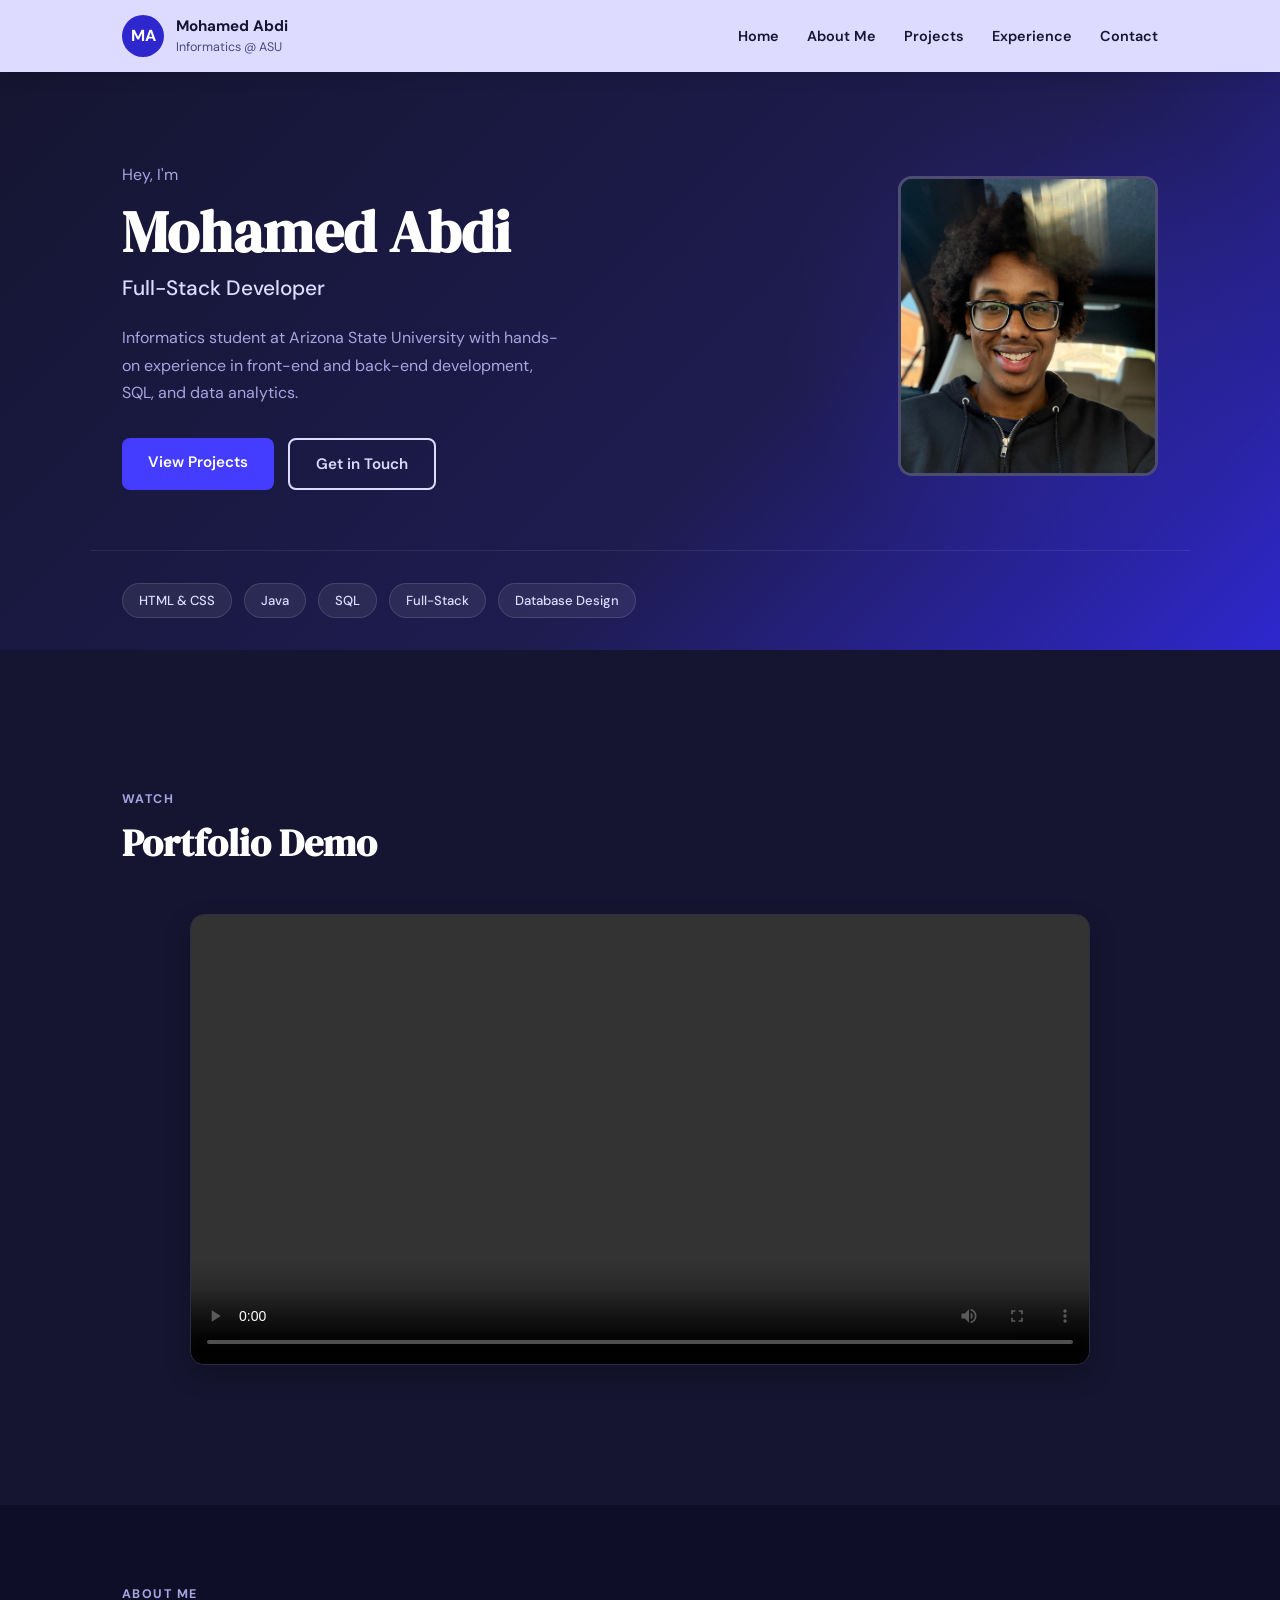
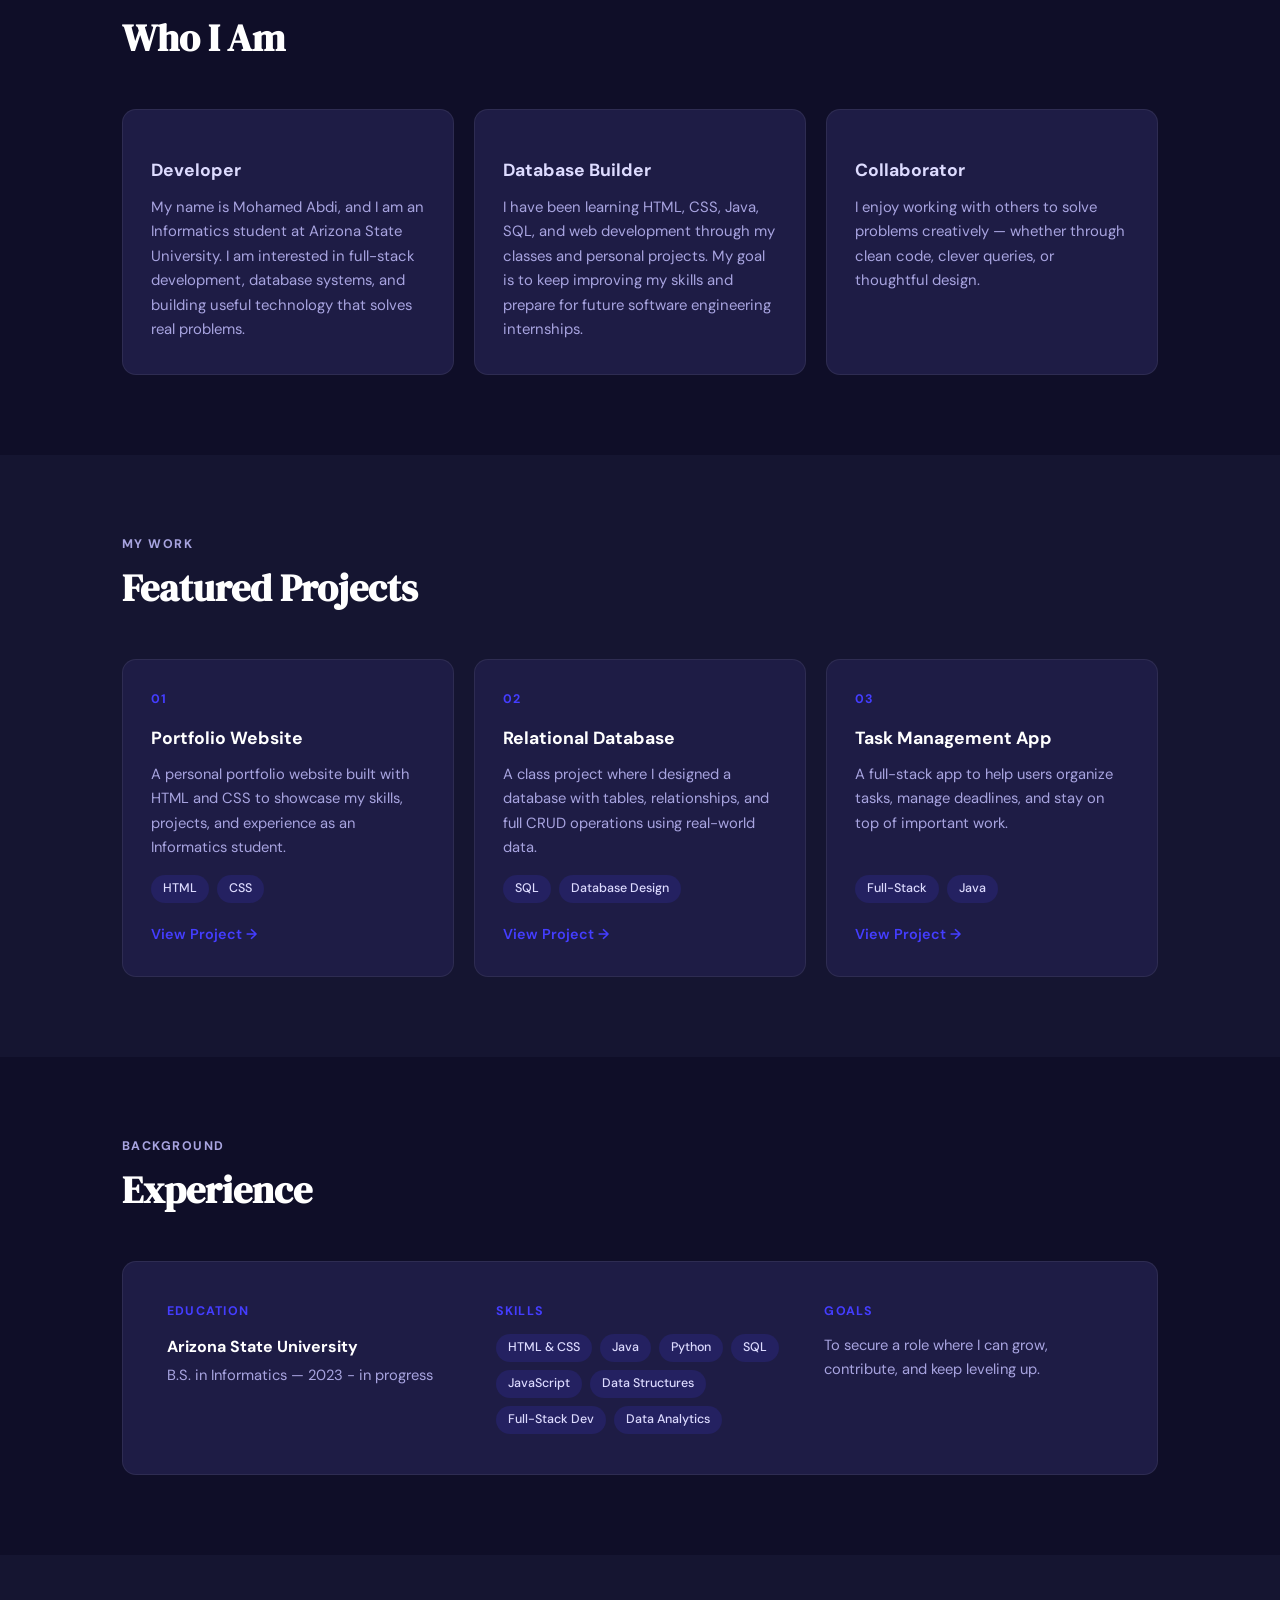
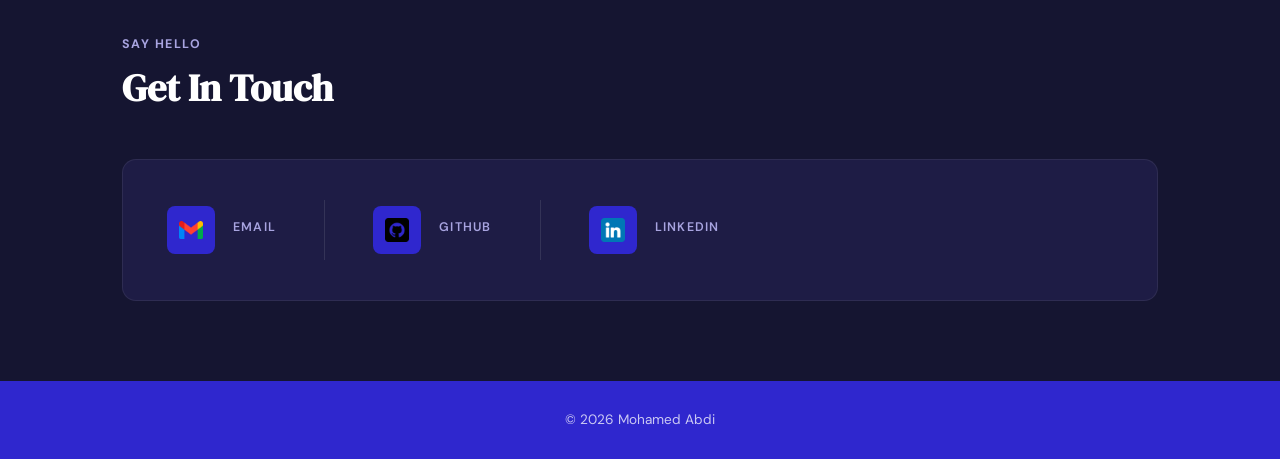
<file: index.html>
<!doctype html>
<html lang="en">
  <head>
    <meta charset="UTF-8" />
    <meta name="viewport" content="width=device-width, initial-scale=1.0" />
    <title>Mohamed Abdi | Portfolio</title>
    <!-- Google tag (gtag.js) -->
    <script
      async
      src="https://www.googletagmanager.com/gtag/js?id=G-4D2V40XH4Q"
    ></script>
    <script>
      window.dataLayer = window.dataLayer || [];
      function gtag() {
        dataLayer.push(arguments);
      }
      gtag("js", new Date());

      gtag("config", "G-4D2V40XH4Q");
    </script>
    <link rel="preconnect" href="https://fonts.googleapis.com" />
    <link rel="preconnect" href="https://fonts.gstatic.com" crossorigin />
    <link
      href="https://fonts.googleapis.com/css2?family=DM+Sans:wght@400;500;600;700&family=DM+Serif+Display&display=swap"
      rel="stylesheet"
    />
    <link rel="stylesheet" href="style.css" />
  </head>

  <body>
    <header>
      <div class="navbar-container">
        <div class="brand">
          <div class="logo-circle">MA</div>
          <div class="brand-text">
            <span class="brand-name">Mohamed Abdi</span>
            <span class="brand-sub">Informatics @ ASU</span>
          </div>
        </div>
        <nav>
          <a href="index.html">Home</a>
          <a href="about.html">About Me</a>
          <a href="project.html">Projects</a>
          <a href="experience.html">Experience</a>
          <a href="contact.html">Contact</a>
        </nav>
      </div>
    </header>

    <main>
      <!-- HERO -->
      <section class="hero" id="home">
        <div class="hero-content">
          <div class="hero-text">
            <p class="hero-tag">Hey, I'm</p>
            <h1>Mohamed Abdi</h1>
            <h2>Full-Stack Developer</h2>
            <p class="hero-subtext">
              Informatics student at Arizona State University with hands-on
              experience in front-end and back-end development, SQL, and data
              analytics.
            </p>
            <div class="hero-actions">
              <a href="#projects" class="btn btn-primary">View Projects</a>
              <a href="#contact" class="btn btn-outline">Get in Touch</a>
            </div>
          </div>
          <div class="hero-image">
            <div class="image-frame">
              <img src="newpfp.jpg" alt="Mohamed Abdi" />
            </div>
          </div>
        </div>

        <div class="hero-skills">
          <span>HTML &amp; CSS</span>
          <span>Java</span>
          <span>SQL</span>
          <span>Full-Stack</span>
          <span>Database Design</span>
        </div>
      </section>
      <section class="video-section">
        <div class="section-inner">
          <div class="section-label">Watch</div>
          <h2 class="section-title">Portfolio Demo</h2>
          <div class="video-container">
            <video controls>
              <source src="demo.mp4" type="video/mp4" />
              Your browser does not support the video tag.
            </video>
          </div>
        </div>
      </section>
      <!-- ABOUT -->
      <section class="about-section" id="about">
        <div class="section-inner">
          <div class="section-label">About Me</div>
          <h2 class="section-title">Who I Am</h2>
          <div class="about-grid">
            <div class="about-card">
              <div class="about-icon"></div>
              <h3>Developer</h3>
              <p>
                My name is Mohamed Abdi, and I am an Informatics student at
                Arizona State University. I am interested in full-stack
                development, database systems, and building useful technology
                that solves real problems.
              </p>
            </div>
            <div class="about-card">
              <div class="about-icon"></div>
              <h3>Database Builder</h3>
              <p>
                I have been learning HTML, CSS, Java, SQL, and web development
                through my classes and personal projects. My goal is to keep
                improving my skills and prepare for future software engineering
                internships.
              </p>
            </div>
            <div class="about-card">
              <div class="about-icon"></div>
              <h3>Collaborator</h3>
              <p>
                I enjoy working with others to solve problems creatively —
                whether through clean code, clever queries, or thoughtful
                design.
              </p>
            </div>
          </div>
        </div>
      </section>

      <!-- PROJECTS -->
      <section class="projects-section" id="projects">
        <div class="section-inner">
          <div class="section-label">My Work</div>
          <h2 class="section-title">Featured Projects</h2>

          <div class="projects-grid">
            <div class="project-card">
              <div class="project-number">01</div>
              <h3>Portfolio Website</h3>
              <p>
                A personal portfolio website built with HTML and CSS to showcase
                my skills, projects, and experience as an Informatics student.
              </p>
              <div class="project-tags"><span>HTML</span><span>CSS</span></div>
              <a
                href="https://www.notion.so/Portfolio-Website-353a3ae11b1680b5832ac9e9ce7c15ce?source=copy_link"
                class="project-btn"
                >View Project →</a
              >
            </div>

            <div class="project-card">
              <div class="project-number">02</div>
              <h3>Relational Database</h3>
              <p>
                A class project where I designed a database with tables,
                relationships, and full CRUD operations using real-world data.
              </p>
              <div class="project-tags">
                <span>SQL</span><span>Database Design</span>
              </div>
              <a
                href="https://www.notion.so/Relational-Database-Project-353a3ae11b168030ab91e19347f52052?source=copy_link"
                class="project-btn"
                >View Project →</a
              >
            </div>

            <div class="project-card">
              <div class="project-number">03</div>
              <h3>Task Management App</h3>
              <p>
                A full-stack app to help users organize tasks, manage deadlines,
                and stay on top of important work.
              </p>
              <div class="project-tags">
                <span>Full-Stack</span><span>Java</span>
              </div>
              <a
                href="https://www.notion.so/Java-OOP-Application-353a3ae11b16800396c2ee533c3f7128?source=copy_link"
                class="project-btn"
                >View Project →</a
              >
            </div>
          </div>
        </div>
      </section>

      <!-- EXPERIENCE -->
      <section class="resume-section" id="resume">
        <div class="section-inner">
          <div class="section-label">Background</div>
          <h2 class="section-title">Experience</h2>
          <div class="resume-card">
            <div class="resume-row">
              <div class="resume-block">
                <h3>Education</h3>
                <p class="resume-place">Arizona State University</p>
                <p class="resume-detail">
                  B.S. in Informatics — 2023 - in progress
                </p>
              </div>
              <div class="resume-block">
                <h3>Skills</h3>
                <div class="skills-list">
                  <span>HTML &amp; CSS</span>
                  <span>Java</span>
                  <span>Python</span>
                  <span>SQL</span>
                  <span>JavaScript</span>
                  <span>Data Structures</span>
                  <span>Full-Stack Dev</span>
                  <span>Data Analytics</span>
                </div>
              </div>
              <div class="resume-block">
                <h3>Goals</h3>
                <p class="resume-detail">
                  To secure a role where I can grow, contribute, and keep
                  leveling up.
                </p>
              </div>
            </div>
          </div>
        </div>
      </section>

      <!-- CONTACT -->
      <section class="contact-section" id="contact">
        <div class="section-inner">
          <div class="section-label">Say Hello</div>
          <h2 class="section-title">Get In Touch</h2>
          <div class="contact-card">
            <a href="mailto:mabdi6@asu.edu" class="contact-item">
              <div class="contact-icon">
                <img src="gmail-icon.png" alt="Email" />
              </div>
              <div>
                <p class="contact-label">Email</p>
                <p class="contact-value">mabdi6@asu.edu</p>
              </div>
            </a>
            <div class="contact-divider"></div>

            <a
              href="https://github.com/mabdi6"
              target="_blank"
              class="contact-item"
            >
              <div class="contact-icon">
                <img src="github-icon.png" alt="GitHub" />
              </div>
              <div>
                <p class="contact-label">GitHub</p>
                <p class="contact-value">github.com/mabdi6</p>
              </div>
            </a>
            <div class="contact-divider"></div>

            <a
              href="https://www.linkedin.com/in/mohamedabdi2023/"
              target="_blank"
              class="contact-item"
            >
              <div class="contact-icon">
                <img src="linkedin-icon.png" alt="LinkedIn" />
              </div>
              <div>
                <p class="contact-label">LinkedIn</p>
                <p class="contact-value">linkedin.com/in/mohamedabdi2023</p>
              </div>
            </a>
          </div>
        </div>
      </section>
    </main>

    <footer>
      <p>© 2026 Mohamed Abdi</p>
    </footer>
  </body>
</html>
</file>
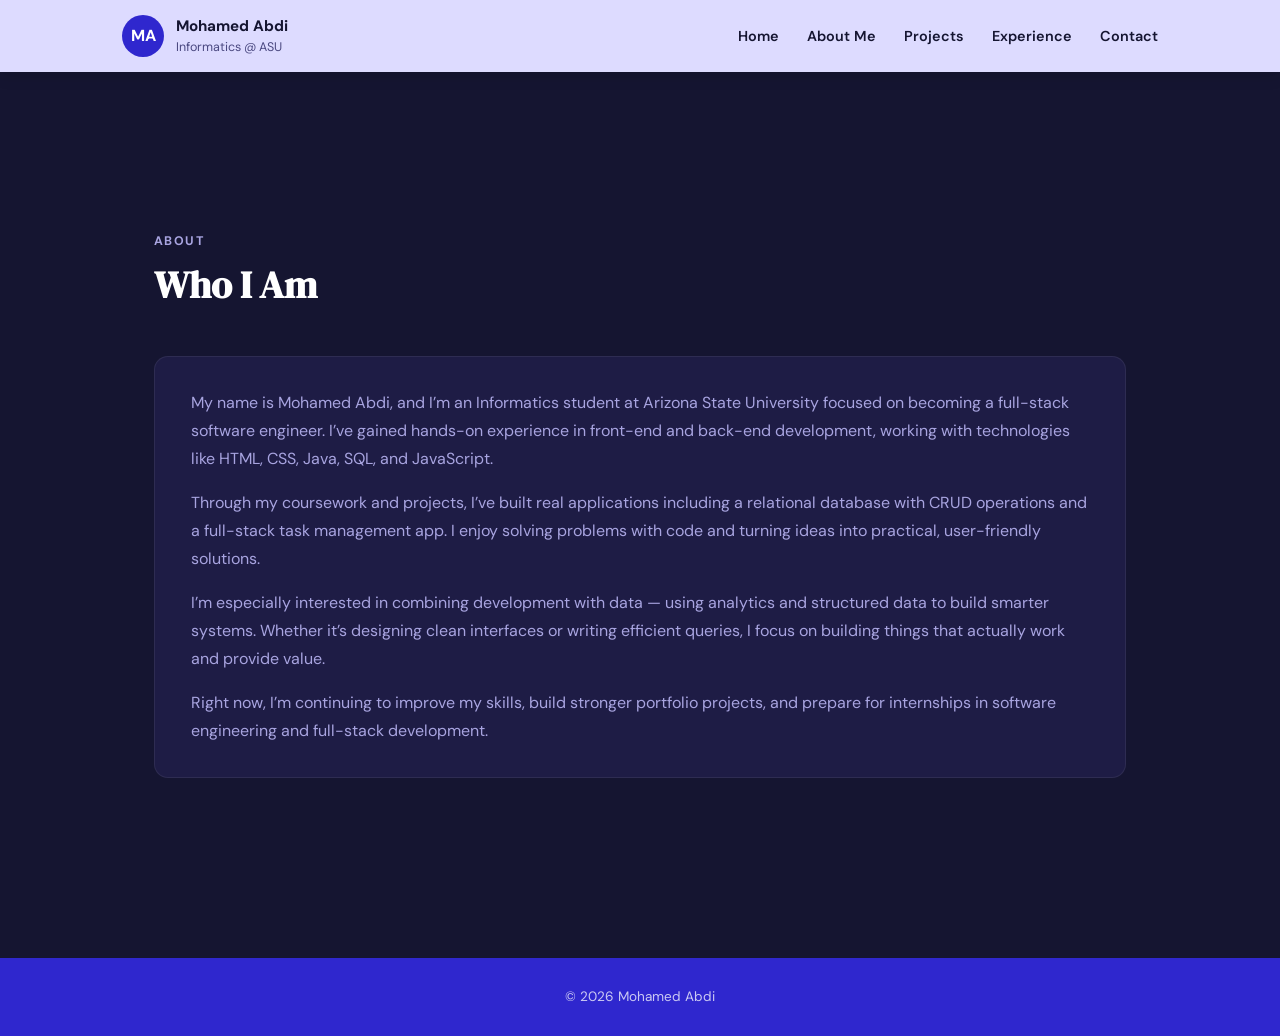
<file: about.html>
<!doctype html>
<html lang="en">
  <head>
    <meta charset="UTF-8" />
    <meta name="viewport" content="width=device-width, initial-scale=1.0" />
    <title>Mohamed Abdi | About Me</title>
    <!-- Google tag (gtag.js) -->
    <script
      async
      src="https://www.googletagmanager.com/gtag/js?id=G-4D2V40XH4Q"
    ></script>
    <script>
      window.dataLayer = window.dataLayer || [];
      function gtag() {
        dataLayer.push(arguments);
      }
      gtag("js", new Date());

      gtag("config", "G-4D2V40XH4Q");
    </script>
    <link rel="preconnect" href="https://fonts.googleapis.com" />
    <link rel="preconnect" href="https://fonts.gstatic.com" crossorigin />
    <link
      href="https://fonts.googleapis.com/css2?family=DM+Sans:wght@400;500;600;700&family=DM+Serif+Display&display=swap"
      rel="stylesheet"
    />
    <link rel="stylesheet" href="style.css" />
  </head>

  <body>
    <header>
      <div class="navbar-container">
        <div class="brand">
          <div class="logo-circle">MA</div>
          <div class="brand-text">
            <span class="brand-name">Mohamed Abdi</span>
            <span class="brand-sub">Informatics @ ASU</span>
          </div>
        </div>
        <nav>
          <a href="index.html">Home</a>
          <a href="about.html">About Me</a>
          <a href="project.html">Projects</a>
          <a href="experience.html">Experience</a>
          <a href="contact.html">Contact</a>
        </nav>
      </div>
    </header>

    <main>
      <section class="page-section">
        <div class="section-inner">
          <div class="section-label">About</div>
          <h2 class="section-title">Who I Am</h2>

          <div class="about-detail-card">
            <p>
              My name is Mohamed Abdi, and I’m an Informatics student at Arizona
              State University focused on becoming a full-stack software
              engineer. I’ve gained hands-on experience in front-end and
              back-end development, working with technologies like HTML, CSS,
              Java, SQL, and JavaScript.
            </p>

            <p>
              Through my coursework and projects, I’ve built real applications
              including a relational database with CRUD operations and a
              full-stack task management app. I enjoy solving problems with code
              and turning ideas into practical, user-friendly solutions.
            </p>

            <p>
              I’m especially interested in combining development with data —
              using analytics and structured data to build smarter systems.
              Whether it’s designing clean interfaces or writing efficient
              queries, I focus on building things that actually work and provide
              value.
            </p>

            <p>
              Right now, I’m continuing to improve my skills, build stronger
              portfolio projects, and prepare for internships in software
              engineering and full-stack development.
            </p>
          </div>
        </div>
      </section>
    </main>

    <footer>
      <p>© 2026 Mohamed Abdi</p>
    </footer>
  </body>
</html>
</file>
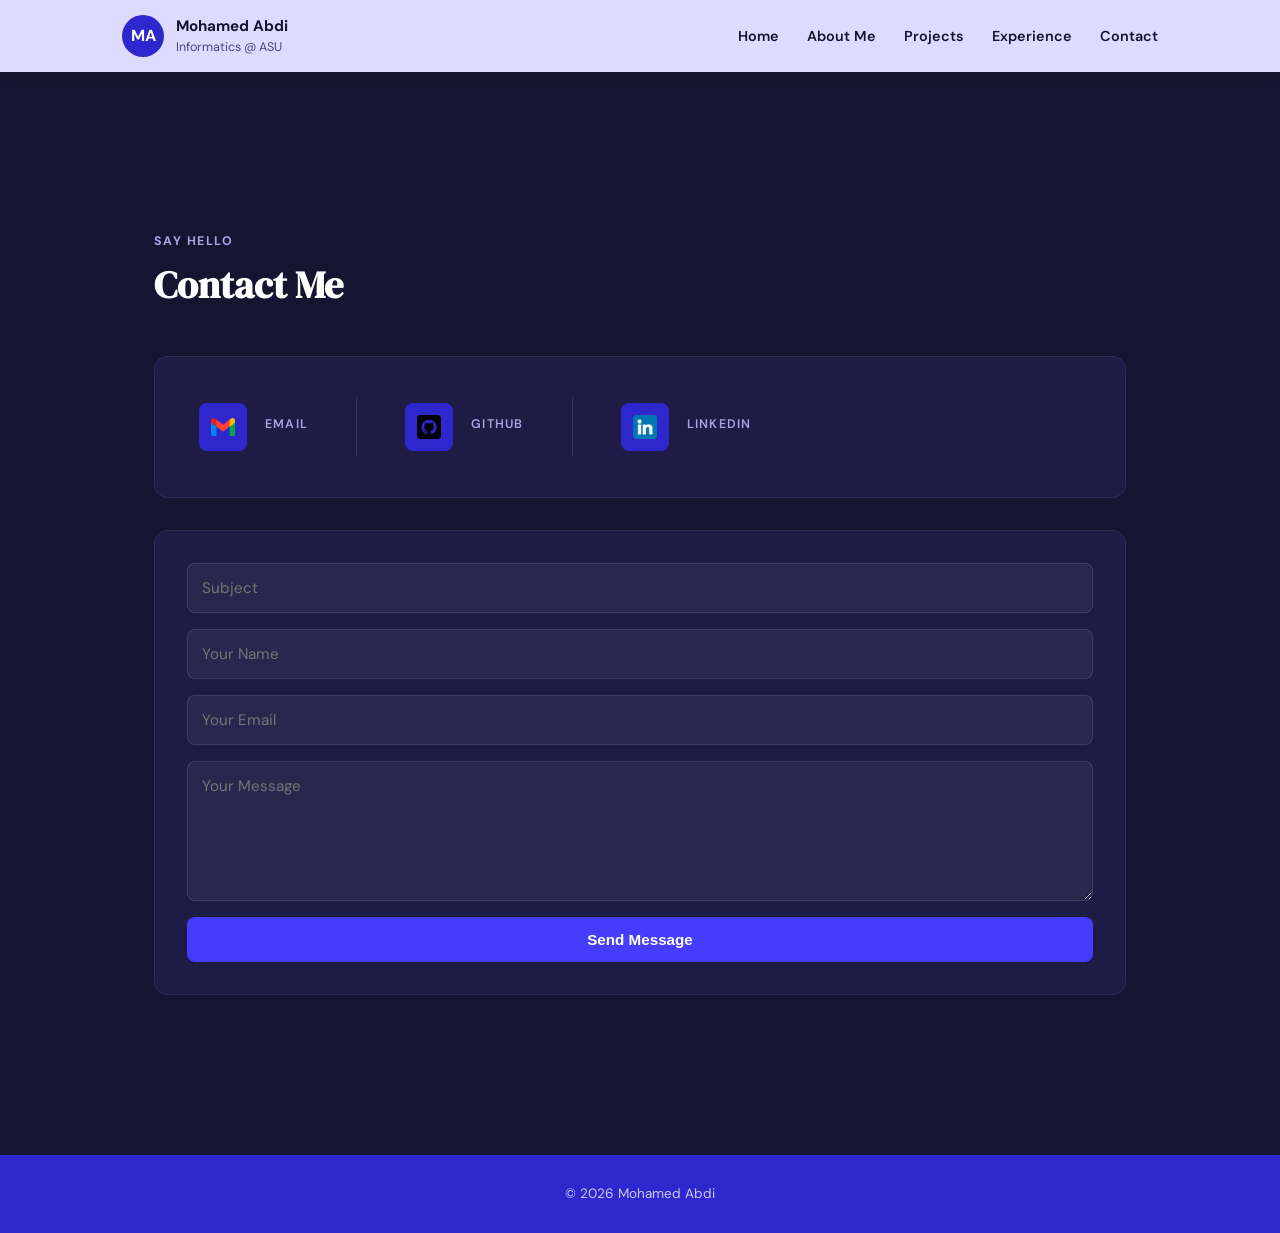
<file: contact.html>
<!doctype html>
<html lang="en">
  <head>
    <meta charset="UTF-8" />
    <meta name="viewport" content="width=device-width, initial-scale=1.0" />
    <title>Mohamed Abdi | Contact</title>
    <!-- Google tag (gtag.js) -->
    <script
      async
      src="https://www.googletagmanager.com/gtag/js?id=G-4D2V40XH4Q"
    ></script>
    <script>
      window.dataLayer = window.dataLayer || [];
      function gtag() {
        dataLayer.push(arguments);
      }
      gtag("js", new Date());

      gtag("config", "G-4D2V40XH4Q");
    </script>
    <link rel="preconnect" href="https://fonts.googleapis.com" />
    <link rel="preconnect" href="https://fonts.gstatic.com" crossorigin />
    <link
      href="https://fonts.googleapis.com/css2?family=DM+Sans:wght@400;500;600;700&family=DM+Serif+Display&display=swap"
      rel="stylesheet"
    />
    <link rel="stylesheet" href="style.css" />
  </head>

  <body>
    <header>
      <div class="navbar-container">
        <div class="brand">
          <div class="logo-circle">MA</div>
          <div class="brand-text">
            <span class="brand-name">Mohamed Abdi</span>
            <span class="brand-sub">Informatics @ ASU</span>
          </div>
        </div>
        <nav>
          <a href="index.html">Home</a>
          <a href="about.html">About Me</a>
          <a href="project.html">Projects</a>
          <a href="experience.html">Experience</a>
          <a href="contact.html">Contact</a>
        </nav>
      </div>
    </header>

    <main>
      <section class="page-section">
        <div class="section-inner">
          <div class="section-label">Say Hello</div>
          <h2 class="section-title">Contact Me</h2>

          <div class="contact-card">
            <a href="mailto:mabdi6@asu.edu" class="contact-item">
              <div class="contact-icon">
                <img src="gmail-icon.png" alt="Email" />
              </div>
              <div>
                <p class="contact-label">Email</p>
                <p class="contact-value">mabdi6@asu.edu</p>
              </div>
            </a>

            <div class="contact-divider"></div>

            <a
              href="https://github.com/mabdi6-Abdi"
              target="_blank"
              class="contact-item"
            >
              <div class="contact-icon">
                <img src="github-icon.png" alt="GitHub" />
              </div>
              <div>
                <p class="contact-label">GitHub</p>
                <p class="contact-value">github.com/mabdi6-Abdi</p>
              </div>
            </a>

            <div class="contact-divider"></div>

            <a
              href="https://www.linkedin.com/in/mohamedabdi2023/"
              target="_blank"
              class="contact-item"
            >
              <div class="contact-icon">
                <img src="linkedin-icon.png" alt="LinkedIn" />
              </div>
              <div>
                <p class="contact-label">LinkedIn</p>
                <p class="contact-value">linkedin.com/in/mohamedabdi2023</p>
              </div>
            </a>
          </div>

          <form action="#" class="contact-form">
            <input type="text" placeholder="Subject" required />
            <input type="text" placeholder="Your Name" required />
            <input type="email" placeholder="Your Email" required />
            <textarea placeholder="Your Message" required></textarea>
            <button type="submit">Send Message</button>
          </form>
        </div>
      </section>
    </main>

    <footer>
      <p>© 2026 Mohamed Abdi</p>
    </footer>
  </body>
</html>
</file>
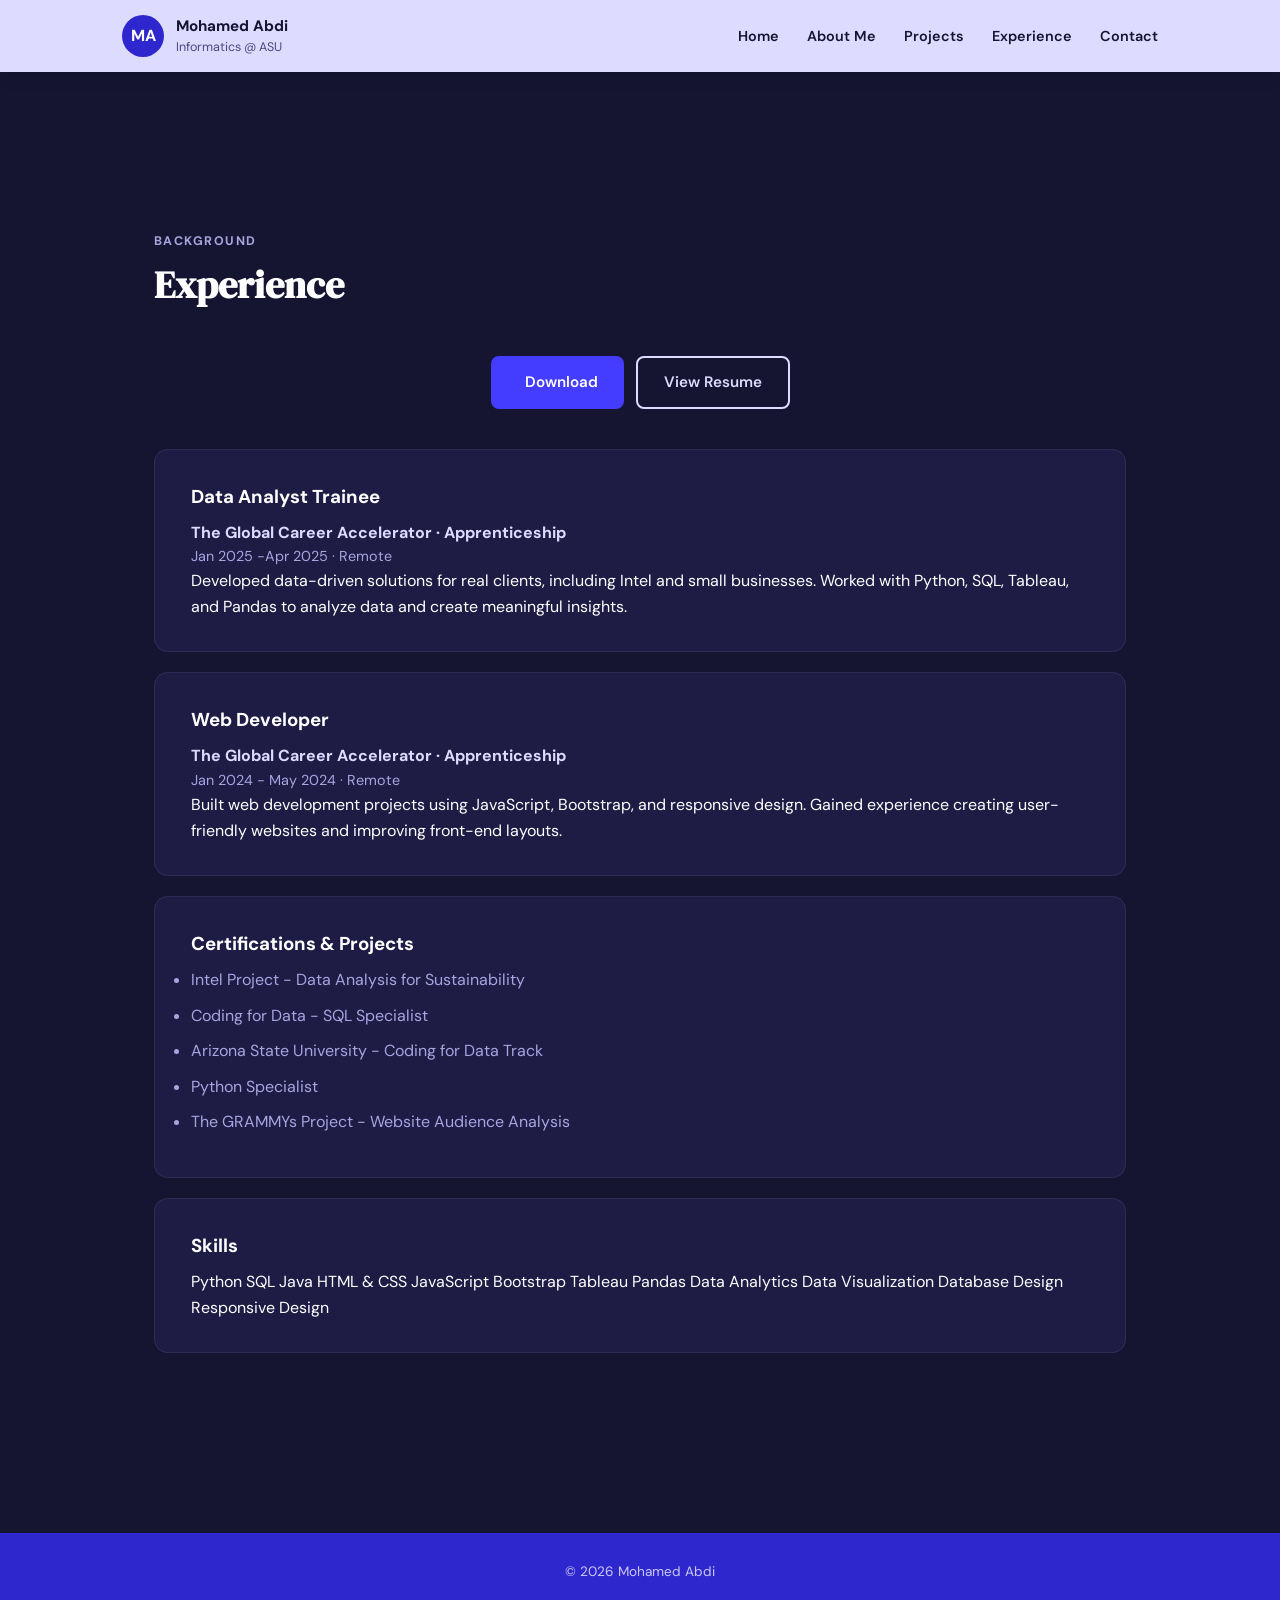
<file: experience.html>
<!doctype html>
<html lang="en">
  <head>
    <meta charset="UTF-8" />
    <meta name="viewport" content="width=device-width, initial-scale=1.0" />
    <title>Experience | Mohamed Abdi</title>
    <!-- Google tag (gtag.js) -->
    <script
      async
      src="https://www.googletagmanager.com/gtag/js?id=G-4D2V40XH4Q"
    ></script>
    <script>
      window.dataLayer = window.dataLayer || [];
      function gtag() {
        dataLayer.push(arguments);
      }
      gtag("js", new Date());

      gtag("config", "G-4D2V40XH4Q");
    </script>
    <link rel="preconnect" href="https://fonts.googleapis.com" />
    <link rel="preconnect" href="https://fonts.gstatic.com" crossorigin />
    <link
      href="https://fonts.googleapis.com/css2?family=DM+Sans:wght@400;500;600;700&family=DM+Serif+Display&display=swap"
      rel="stylesheet"
    />
    <link rel="stylesheet" href="style.css" />
  </head>

  <body>
    <header>
      <div class="navbar-container">
        <div class="brand">
          <div class="logo-circle">MA</div>
          <div class="brand-text">
            <span class="brand-name">Mohamed Abdi</span>
            <span class="brand-sub">Informatics @ ASU</span>
          </div>
        </div>
        <nav>
          <a href="index.html">Home</a>
          <a href="about.html">About Me</a>
          <a href="project.html">Projects</a>
          <a href="experience.html">Experience</a>
          <a href="contact.html">Contact</a>
        </nav>
      </div>
    </header>

    <main>
      <section class="page-section">
        <div class="section-inner">
          <div class="section-label">Background</div>
          <h2 class="section-title">Experience</h2>

          <!-- Resume Download Button -->
          <div style="margin-bottom: 40px; text-align: center">
            <div style="display: inline-flex; gap: 12px">
              <a
                href="Job Resume v3.pdf"
                download
                class="btn btn-primary"
                style="display: inline-flex; align-items: center; gap: 8px"
              >
                <span></span>Download
              </a>
              <a
                href="Job Resume v3.pdf"
                target="_blank"
                class="btn btn-outline"
                style="display: inline-flex; align-items: center"
              >
                <span></span>View Resume
              </a>
            </div>
          </div>

          <div class="experience-detail-card">
            <h3>Data Analyst Trainee</h3>
            <p class="experience-company">
              The Global Career Accelerator · Apprenticeship
            </p>
            <p class="experience-date">Jan 2025 -Apr 2025 · Remote</p>
            <p>
              Developed data-driven solutions for real clients, including Intel
              and small businesses. Worked with Python, SQL, Tableau, and Pandas
              to analyze data and create meaningful insights.
            </p>
          </div>

          <div class="experience-detail-card">
            <h3>Web Developer</h3>
            <p class="experience-company">
              The Global Career Accelerator · Apprenticeship
            </p>
            <p class="experience-date">Jan 2024 - May 2024 · Remote</p>
            <p>
              Built web development projects using JavaScript, Bootstrap, and
              responsive design. Gained experience creating user-friendly
              websites and improving front-end layouts.
            </p>
          </div>

          <div class="experience-detail-card">
            <h3>Certifications & Projects</h3>
            <ul>
              <li>Intel Project - Data Analysis for Sustainability</li>
              <li>Coding for Data - SQL Specialist</li>
              <li>Arizona State University - Coding for Data Track</li>
              <li>Python Specialist</li>
              <li>The GRAMMYs Project - Website Audience Analysis</li>
            </ul>
          </div>

          <div class="experience-detail-card">
            <h3>Skills</h3>
            <div class="skills">
              <span class="skill">Python</span>
              <span class="skill">SQL</span>
              <span class="skill">Java</span>
              <span class="skill">HTML & CSS</span>
              <span class="skill">JavaScript</span>
              <span class="skill">Bootstrap</span>
              <span class="skill">Tableau</span>
              <span class="skill">Pandas</span>
              <span class="skill">Data Analytics</span>
              <span class="skill">Data Visualization</span>
              <span class="skill">Database Design</span>
              <span class="skill">Responsive Design</span>
            </div>
          </div>
        </div>
      </section>
    </main>

    <footer>
      <p>© 2026 Mohamed Abdi</p>
    </footer>
  </body>
</html>
</file>
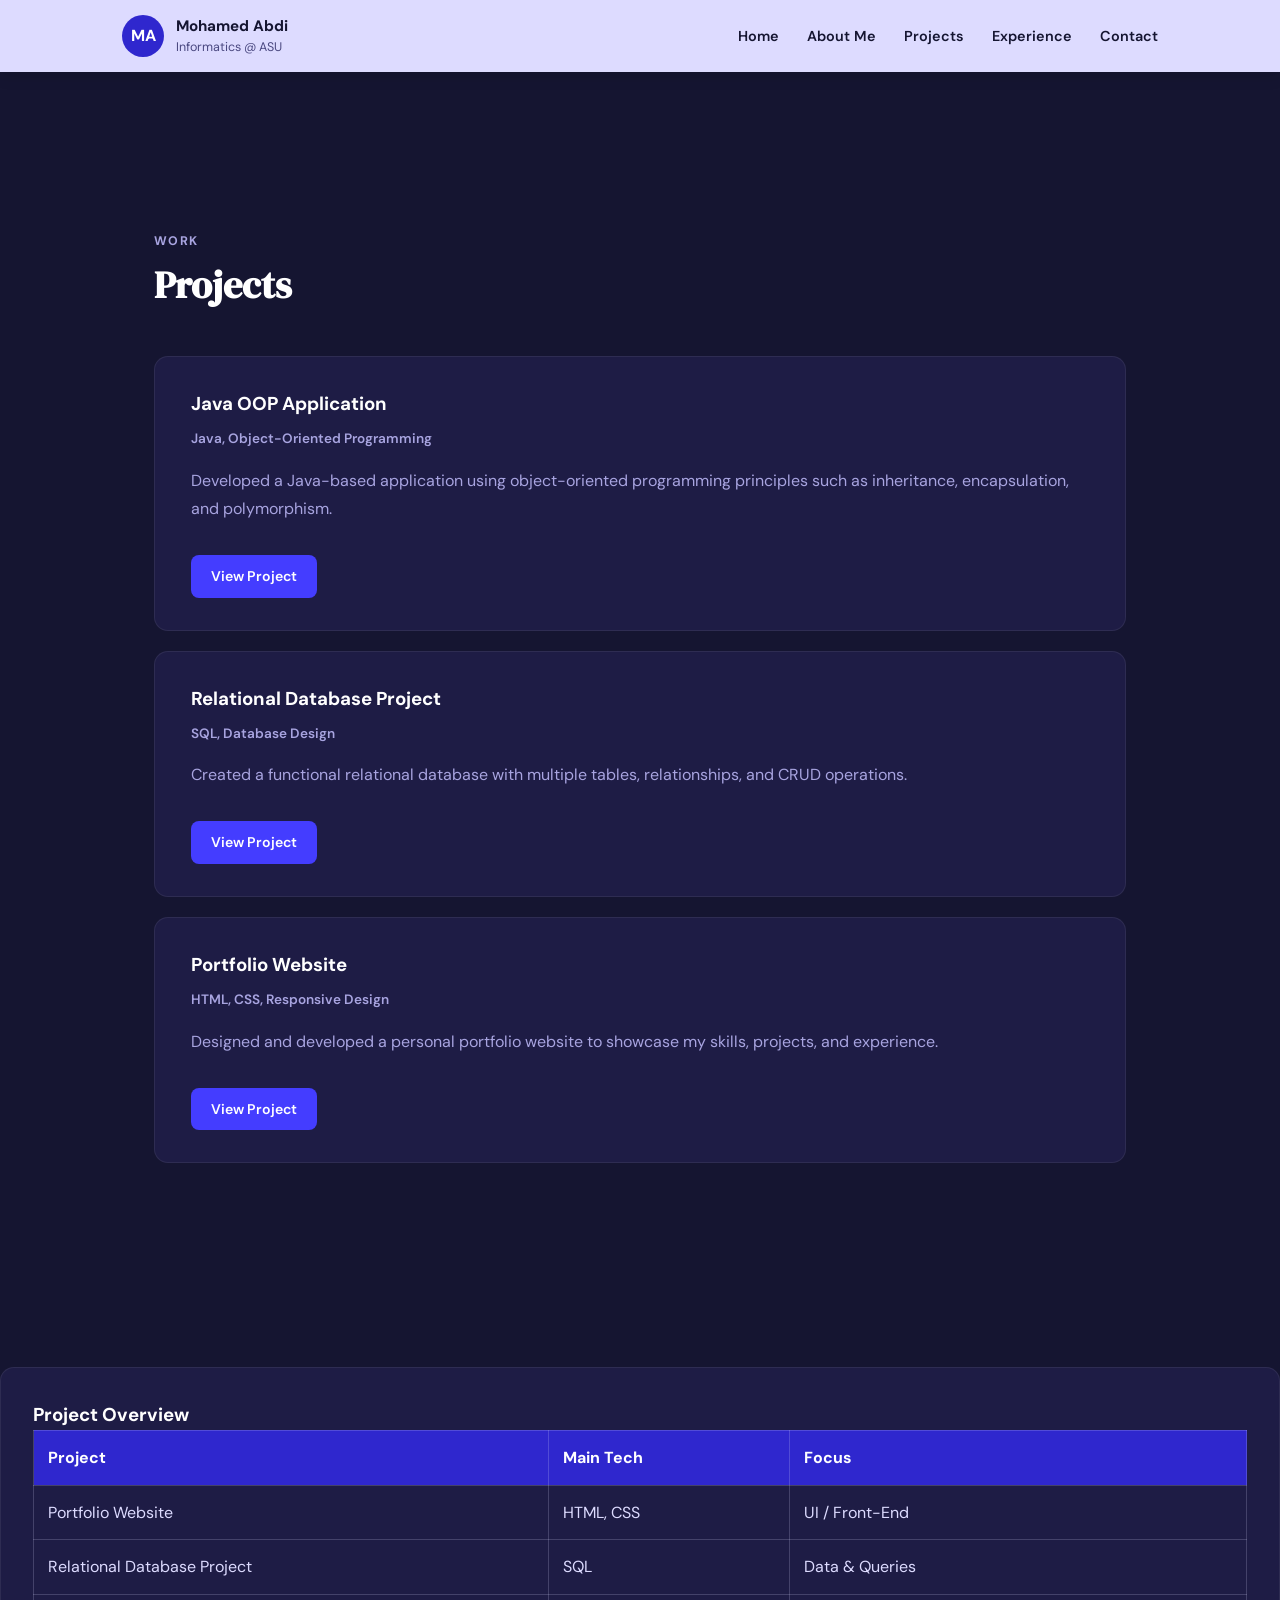
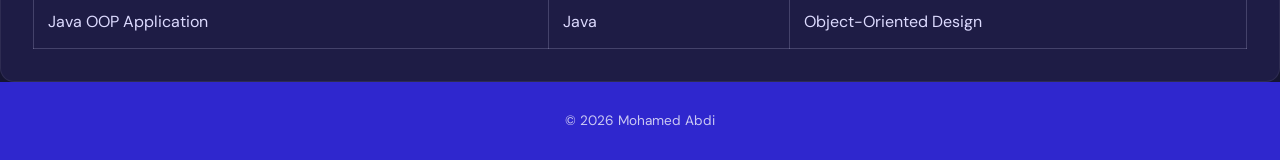
<file: project.html>
<!doctype html>
<html lang="en">
  <head>
    <meta charset="UTF-8" />
    <meta name="viewport" content="width=device-width, initial-scale=1.0" />
    <title>Mohamed Abdi | Project</title>
    <!-- Google tag (gtag.js) -->
    <script
      async
      src="https://www.googletagmanager.com/gtag/js?id=G-4D2V40XH4Q"
    ></script>
    <script>
      window.dataLayer = window.dataLayer || [];
      function gtag() {
        dataLayer.push(arguments);
      }
      gtag("js", new Date());

      gtag("config", "G-4D2V40XH4Q");
    </script>
    <link rel="preconnect" href="https://fonts.googleapis.com" />
    <link rel="preconnect" href="https://fonts.gstatic.com" crossorigin />
    <link
      href="https://fonts.googleapis.com/css2?family=DM+Sans:wght@400;500;600;700&family=DM+Serif+Display&display=swap"
      rel="stylesheet"
    />
    <link rel="stylesheet" href="style.css" />
  </head>

  <body>
    <header>
      <div class="navbar-container">
        <div class="brand">
          <div class="logo-circle">MA</div>
          <div class="brand-text">
            <span class="brand-name">Mohamed Abdi</span>
            <span class="brand-sub">Informatics @ ASU</span>
          </div>
        </div>
        <nav>
          <a href="index.html">Home</a>
          <a href="about.html">About Me</a>
          <a href="project.html">Projects</a>
          <a href="experience.html">Experience</a>
          <a href="contact.html">Contact</a>
        </nav>
      </div>
    </header>

    <main>
      <section class="page-section">
        <div class="section-inner">
          <div class="section-label">Work</div>
          <h2 class="section-title">Projects</h2>

          <div class="project-detail-card">
            <h3>Java OOP Application</h3>
            <p class="project-tech">Java, Object-Oriented Programming</p>
            <p>
              Developed a Java-based application using object-oriented
              programming principles such as inheritance, encapsulation, and
              polymorphism.
            </p>
            <a
              href="https://www.notion.so/Java-OOP-Application-353a3ae11b16800396c2ee533c3f7128?source=copy_link"
              target="_blank"
              class="project-btn"
              >View Project</a
            >
          </div>

          <div class="project-detail-card">
            <h3>Relational Database Project</h3>
            <p class="project-tech">SQL, Database Design</p>
            <p>
              Created a functional relational database with multiple tables,
              relationships, and CRUD operations.
            </p>
            <a
              href="https://www.notion.so/Relational-Database-Project-353a3ae11b168030ab91e19347f52052?source=copy_link"
              target="_blank"
              class="project-btn"
              >View Project</a
            >
          </div>

          <div class="project-detail-card">
            <h3>Portfolio Website</h3>
            <p class="project-tech">HTML, CSS, Responsive Design</p>
            <p>
              Designed and developed a personal portfolio website to showcase my
              skills, projects, and experience.
            </p>
            <a
              href="https://www.notion.so/Portfolio-Website-353a3ae11b1680b5832ac9e9ce7c15ce?source=copy_link"
              target="_blank"
              class="project-btn"
              >View Project</a
            >
          </div>
        </div>
      </section>

      <div class="skills-table-card">
        <h3>Project Overview</h3>

        <table class="skills-table">
          <tr>
            <th>Project</th>
            <th>Main Tech</th>
            <th>Focus</th>
          </tr>

          <tr>
            <td>Portfolio Website</td>
            <td>HTML, CSS</td>
            <td>UI / Front-End</td>
          </tr>

          <tr>
            <td>Relational Database Project</td>
            <td>SQL</td>
            <td>Data & Queries</td>
          </tr>

          <tr>
            <td>Java OOP Application</td>
            <td>Java</td>
            <td>Object-Oriented Design</td>
          </tr>
        </table>
      </div>
    </main>

    <footer>
      <p>© 2026 Mohamed Abdi</p>
    </footer>
  </body>
</html>
</file>
<file: style.css>
/* ── Variables ── */
:root {
  --bg: #151531;
  --primary: #2f27ce;
  --accent: #443dff;
  --secondary: #dddbff;
  --white: #ffffff;
  --text-muted: #a8a4e0;
  --card-bg: #1e1c45;
  --radius: 14px;
  --transition: all 0.25s cubic-bezier(0.4, 0, 0.2, 1);
  --shadow-sm: 0 2px 16px rgba(0, 0, 0, 0.15);
  --shadow-md: 0 10px 25px rgba(0, 0, 0, 0.25);
  --shadow-lg: 0 12px 40px rgba(47, 39, 206, 0.25);
}

/* ── Reset & Base ── */
*,
*::before,
*::after {
  box-sizing: border-box;
  margin: 0;
  padding: 0;
}

html {
  scroll-behavior: smooth;
}

body {
  font-family: "DM Sans", Arial, sans-serif;
  background-color: var(--bg);
  color: var(--white);
  line-height: 1.6;
}

/* ── Header ── */
header {
  background-color: var(--secondary);
  padding: 14px 0;
  position: sticky;
  top: 0;
  z-index: 100;
  box-shadow: var(--shadow-sm);
}

.navbar-container {
  display: flex;
  justify-content: space-between;
  align-items: center;
  max-width: 1100px;
  margin: 0 auto;
  padding: 0 32px;
}

.brand {
  display: flex;
  align-items: center;
  gap: 12px;
  text-decoration: none;
}

.logo-circle {
  background-color: var(--primary);
  color: var(--white);
  width: 42px;
  height: 42px;
  border-radius: 50%;
  display: flex;
  align-items: center;
  justify-content: center;
  font-weight: 700;
  font-size: 1rem;
  flex-shrink: 0;
}

.brand-name {
  display: block;
  font-weight: 700;
  font-size: 0.95rem;
  color: var(--bg);
}

.brand-sub {
  display: block;
  font-size: 0.78rem;
  color: #4a4880;
}

nav {
  display: flex;
  gap: 28px;
}

nav a {
  text-decoration: none;
  color: var(--bg);
  font-weight: 600;
  font-size: 0.9rem;
  transition: var(--transition);
  position: relative;
}

nav a::after {
  content: "";
  position: absolute;
  bottom: -4px;
  left: 0;
  width: 0;
  height: 2px;
  background-color: var(--accent);
  transition: width 0.3s;
}

nav a:hover {
  color: var(--accent);
}

nav a:hover::after {
  width: 100%;
}

/* ── Section Shared ── */
.section-inner,
.page-section {
  max-width: 1100px;
  margin: 0 auto;
  padding: 80px 32px;
}

.section-label {
  font-size: 0.78rem;
  font-weight: 700;
  letter-spacing: 0.12em;
  text-transform: uppercase;
  color: var(--text-muted);
  margin-bottom: 10px;
}

.section-title {
  font-family: "DM Serif Display", Georgia, serif;
  font-size: 2.4rem;
  color: var(--white);
  margin-bottom: 48px;
  line-height: 1.2;
}

/* ── Hero ── */
.hero {
  background: linear-gradient(135deg, #151531 0%, #1e1c50 60%, #2f27ce 100%);
  padding: 90px 0 0;
  position: relative;
  overflow: hidden;
}

.hero::before {
  content: "";
  position: absolute;
  top: 0;
  right: 0;
  width: 500px;
  height: 500px;
  background: radial-gradient(
    circle,
    rgba(68, 61, 255, 0.15) 0%,
    transparent 70%
  );
  pointer-events: none;
}

.hero-content {
  max-width: 1100px;
  margin: 0 auto;
  padding: 0 32px;
  display: flex;
  align-items: center;
  justify-content: space-between;
  gap: 60px;
  position: relative;
  z-index: 1;
}

.hero-tag {
  font-size: 1rem;
  color: var(--text-muted);
  margin-bottom: 12px;
}

.hero-text h1 {
  font-family: "DM Serif Display", Georgia, serif;
  font-size: 3.6rem;
  line-height: 1.1;
  margin-bottom: 8px;
}

.hero-text h2 {
  font-size: 1.3rem;
  font-weight: 500;
  color: var(--secondary);
  margin-bottom: 20px;
}

.hero-subtext {
  color: var(--text-muted);
  max-width: 440px;
  font-size: 1rem;
  line-height: 1.7;
  margin-bottom: 32px;
}

.hero-actions {
  display: flex;
  gap: 14px;
  flex-wrap: wrap;
}

.btn {
  display: inline-block;
  padding: 12px 26px;
  border-radius: 8px;
  font-weight: 600;
  font-size: 0.95rem;
  text-decoration: none;
  transition: var(--transition);
  cursor: pointer;
  border: none;
}

.btn-primary {
  background-color: var(--accent);
  color: var(--white);
}

.btn-primary:hover {
  background-color: var(--primary);
  transform: translateY(-2px);
  box-shadow: 0 4px 12px rgba(68, 61, 255, 0.4);
}

.btn-outline {
  border: 2px solid var(--secondary);
  color: var(--secondary);
  background: transparent;
}

.btn-outline:hover {
  background-color: var(--secondary);
  color: var(--bg);
  transform: translateY(-2px);
}

.hero-image {
  flex-shrink: 0;
}

.image-frame {
  width: 260px;
  height: 300px;
  border-radius: var(--radius);
  overflow: hidden;
  border: 3px solid rgba(221, 219, 255, 0.25);
  background-color: var(--card-bg);
  transition: var(--transition);
}

.image-frame:hover {
  transform: scale(1.05);
  border-color: rgba(221, 219, 255, 0.5);
}

.image-frame img {
  width: 100%;
  height: 100%;
  object-fit: cover;
}

.hero-skills {
  max-width: 1100px;
  margin: 0 auto;
  padding: 32px 32px 0;
  display: flex;
  gap: 12px;
  flex-wrap: wrap;
  border-top: 1px solid rgba(255, 255, 255, 0.08);
  margin-top: 60px;
  padding-bottom: 32px;
}

.hero-skills span {
  background: rgba(255, 255, 255, 0.07);
  border: 1px solid rgba(255, 255, 255, 0.12);
  color: var(--secondary);
  padding: 6px 16px;
  border-radius: 100px;
  font-size: 0.82rem;
  font-weight: 500;
  transition: var(--transition);
}

.hero-skills span:hover {
  background: rgba(68, 61, 255, 0.2);
  border-color: var(--accent);
  transform: translateY(-2px);
}

/* ── Card Shared Styles ── */
.about-card,
.project-card,
.resume-card,
.contact-card,
.about-detail-card,
.project-detail-card,
.experience-detail-card,
.skills-table-card {
  background-color: var(--card-bg);
  border: 1px solid rgba(255, 255, 255, 0.07);
  border-radius: var(--radius);
  transition: var(--transition);
}

.about-card:hover,
.project-card:hover,
.resume-card:hover,
.contact-card:hover {
  transform: translateY(-6px);
  box-shadow: var(--shadow-lg);
  border-color: rgba(68, 61, 255, 0.4);
}

/* ── About ── */
.about-section {
  background-color: #0f0e28;
}

.about-grid {
  display: grid;
  grid-template-columns: repeat(auto-fit, minmax(300px, 1fr));
  gap: 20px;
}

.about-card {
  padding: 32px 28px;
}

.about-icon {
  font-size: 2rem;
  margin-bottom: 14px;
}

.about-card h3 {
  font-size: 1.1rem;
  font-weight: 700;
  margin-bottom: 10px;
  color: var(--secondary);
}

.about-card p {
  color: var(--text-muted);
  font-size: 0.93rem;
  line-height: 1.65;
}

/* ── Projects ── */
.projects-section {
  background-color: var(--bg);
}

.projects-grid {
  display: grid;
  grid-template-columns: repeat(auto-fit, minmax(300px, 1fr));
  gap: 20px;
}

.project-card {
  padding: 30px 28px;
  display: flex;
  flex-direction: column;
}

.project-number {
  font-size: 0.78rem;
  font-weight: 700;
  letter-spacing: 0.1em;
  color: var(--accent);
  margin-bottom: 14px;
}

.project-card h3 {
  font-size: 1.1rem;
  font-weight: 700;
  margin-bottom: 10px;
  color: var(--white);
}

.project-card p {
  color: var(--text-muted);
  font-size: 0.92rem;
  line-height: 1.65;
  flex: 1;
}

.project-tags {
  display: flex;
  gap: 8px;
  flex-wrap: wrap;
  margin-top: 16px;
}

.project-tags span,
.skills-list span {
  background: rgba(68, 61, 255, 0.15);
  color: var(--secondary);
  padding: 4px 12px;
  border-radius: 100px;
  font-size: 0.78rem;
  font-weight: 500;
  transition: var(--transition);
}

.project-tags span:hover,
.skills-list span:hover {
  background: rgba(68, 61, 255, 0.3);
  transform: scale(1.05);
}

.project-btn {
  margin-top: 20px;
  display: inline-block;
  color: var(--accent);
  text-decoration: none;
  font-weight: 600;
  font-size: 0.9rem;
  transition: var(--transition);
}

.project-btn:hover {
  color: var(--secondary);
  transform: translateX(4px);
}

/* ── Resume ── */
.resume-section {
  background-color: #0f0e28;
}

.resume-card {
  padding: 40px 44px;
}

.resume-row {
  display: grid;
  grid-template-columns: repeat(auto-fit, minmax(280px, 1fr));
  gap: 40px;
}

.resume-block h3 {
  font-size: 0.78rem;
  font-weight: 700;
  text-transform: uppercase;
  letter-spacing: 0.1em;
  color: var(--accent);
  margin-bottom: 12px;
}

.resume-place {
  font-weight: 700;
  font-size: 1rem;
  color: var(--white);
  margin-bottom: 4px;
}

.resume-detail {
  color: var(--text-muted);
  font-size: 0.92rem;
  line-height: 1.6;
}

.skills-list {
  display: flex;
  flex-wrap: wrap;
  gap: 8px;
}

/* ── Contact ── */
.contact-section {
  background-color: var(--bg);
}

.contact-card {
  padding: 40px 44px;
  display: flex;
  align-items: center;
  gap: 48px;
}

.contact-item {
  display: flex;
  align-items: center;
  gap: 18px;
  text-decoration: none;
  transition: var(--transition);
}

.contact-item:hover {
  opacity: 0.75;
  transform: translateY(-2px);
}

.contact-icon {
  background-color: var(--primary);
  padding: 10px;
  border-radius: 8px;
  display: flex;
  align-items: center;
  justify-content: center;
  width: 48px;
  height: 48px;
  transition: var(--transition);
}

.contact-icon:hover {
  background-color: var(--accent);
  transform: rotate(5deg);
}

.contact-icon img {
  width: 24px;
  height: 24px;
  object-fit: contain;
}

.contact-label {
  font-size: 0.78rem;
  text-transform: uppercase;
  letter-spacing: 0.1em;
  color: var(--text-muted);
  font-weight: 600;
  margin-bottom: 4px;
}

.contact-value {
  font-size: 1rem;
  font-weight: 600;
  color: var(--white);
}

.contact-divider {
  width: 1px;
  height: 60px;
  background: rgba(255, 255, 255, 0.1);
}

.contact-form {
  margin-top: 32px;
  background-color: var(--card-bg);
  border: 1px solid rgba(255, 255, 255, 0.07);
  border-radius: var(--radius);
  padding: 32px;
  display: flex;
  flex-direction: column;
  gap: 16px;
}

.contact-form input,
.contact-form textarea {
  padding: 14px;
  border-radius: 8px;
  border: 1px solid rgba(255, 255, 255, 0.1);
  background-color: rgba(255, 255, 255, 0.05);
  color: var(--white);
  font-family: "DM Sans", Arial, sans-serif;
  font-size: 0.95rem;
  transition: var(--transition);
}

.contact-form input:focus,
.contact-form textarea:focus {
  outline: none;
  border-color: var(--accent);
  background-color: rgba(255, 255, 255, 0.08);
}

.contact-form textarea {
  min-height: 140px;
  resize: vertical;
}

.contact-form button {
  background-color: var(--accent);
  color: white;
  padding: 14px;
  border: none;
  border-radius: 8px;
  font-weight: 700;
  cursor: pointer;
  font-size: 0.95rem;
  transition: var(--transition);
}

.contact-form button:hover {
  background-color: var(--primary);
  transform: translateY(-2px);
  box-shadow: 0 4px 12px rgba(68, 61, 255, 0.4);
}

/* ── Detail Cards ── */
.about-detail-card,
.project-detail-card,
.experience-detail-card {
  padding: 32px 36px;
  margin-bottom: 20px;
}

.about-detail-card p,
.project-detail-card p {
  color: var(--text-muted);
  line-height: 1.75;
  margin-bottom: 16px;
}

.about-detail-card p:last-child,
.project-detail-card p:last-child {
  margin-bottom: 0;
}

.project-detail-card h3,
.experience-detail-card h3 {
  color: var(--white);
  margin-bottom: 8px;
}

.project-tech {
  color: var(--accent);
  font-size: 0.85rem;
  font-weight: 600;
  margin-bottom: 12px;
}

.experience-company {
  color: var(--secondary);
  font-weight: 700;
}

.experience-date {
  color: var(--text-muted);
  font-size: 0.9rem;
}

.experience-detail-card li {
  margin-bottom: 10px;
  color: var(--text-muted);
}

.project-detail-card .project-btn {
  display: inline-block;
  margin-top: 16px;
  background-color: var(--accent);
  color: var(--white);
  padding: 10px 20px;
  border-radius: 8px;
  font-size: 0.88rem;
  font-weight: 600;
  text-decoration: none;
  transition: var(--transition);
}

.project-detail-card .project-btn:hover {
  background-color: var(--primary);
  transform: translateY(-2px);
}

/* ── Skills Table ── */
.skills-table-card {
  padding: 32px;
  margin-top: 24px;
}

.skills-table {
  width: 100%;
  border-collapse: collapse;
  margin-top: 0;
}

.skills-table th,
.skills-table td {
  border: 1px solid rgba(221, 219, 255, 0.2);
  padding: 14px;
  text-align: left;
}

.skills-table th {
  background-color: var(--primary);
  color: var(--white);
  font-weight: 700;
}

.skills-table td {
  color: var(--secondary);
}

.skills-table tr:hover {
  background-color: rgba(68, 61, 255, 0.05);
}

/* ── Video Section ── */
.video-section {
  padding: 60px 20px;
  background-color: var(--bg);
}

.video-container {
  max-width: 900px;
  margin: 0 auto;
  border-radius: var(--radius);
  overflow: hidden;
  box-shadow: var(--shadow-md);
  border: 1px solid rgba(255, 255, 255, 0.1);
}

.video-container video {
  width: 100%;
  height: auto;
  display: block;
}

/* ── Footer ── */
footer {
  text-align: center;
  padding: 28px;
  background-color: var(--primary);
  font-size: 0.85rem;
  color: rgba(255, 255, 255, 0.75);
}

/* ── Smooth Scrolling Offset ── */
section {
  scroll-margin-top: 80px;
}

/* ── Responsive ── */
@media (max-width: 860px) {
  .hero-content {
    flex-direction: column;
    text-align: center;
  }

  .hero-text h1 {
    font-size: 2.6rem;
  }

  .hero-subtext {
    margin: 0 auto 32px;
  }

  .hero-actions {
    justify-content: center;
  }

  .image-frame {
    width: 200px;
    height: 220px;
  }

  .about-grid,
  .projects-grid {
    grid-template-columns: 1fr;
  }

  .resume-row {
    grid-template-columns: 1fr;
    gap: 32px;
  }

  .contact-card {
    flex-direction: column;
    align-items: flex-start;
    gap: 28px;
  }

  .contact-divider {
    width: 100%;
    height: 1px;
  }

  nav {
    gap: 16px;
    font-size: 0.85rem;
  }

  .section-title {
    font-size: 1.9rem;
  }

  .section-inner,
  .page-section {
    padding: 60px 24px;
  }

  .video-section {
    padding: 40px 20px;
  }
}

@media (max-width: 480px) {
  .navbar-container {
    padding: 0 20px;
  }

  nav {
    flex-wrap: wrap;
    gap: 12px;
  }

  .hero-text h1 {
    font-size: 2rem;
  }

  .section-title {
    font-size: 1.6rem;
  }
}

.contact-value {
  font-size: 1rem;
  font-weight: 600;
  color: var(--white);
  display: none; /* Hides the text */
}
</file>
